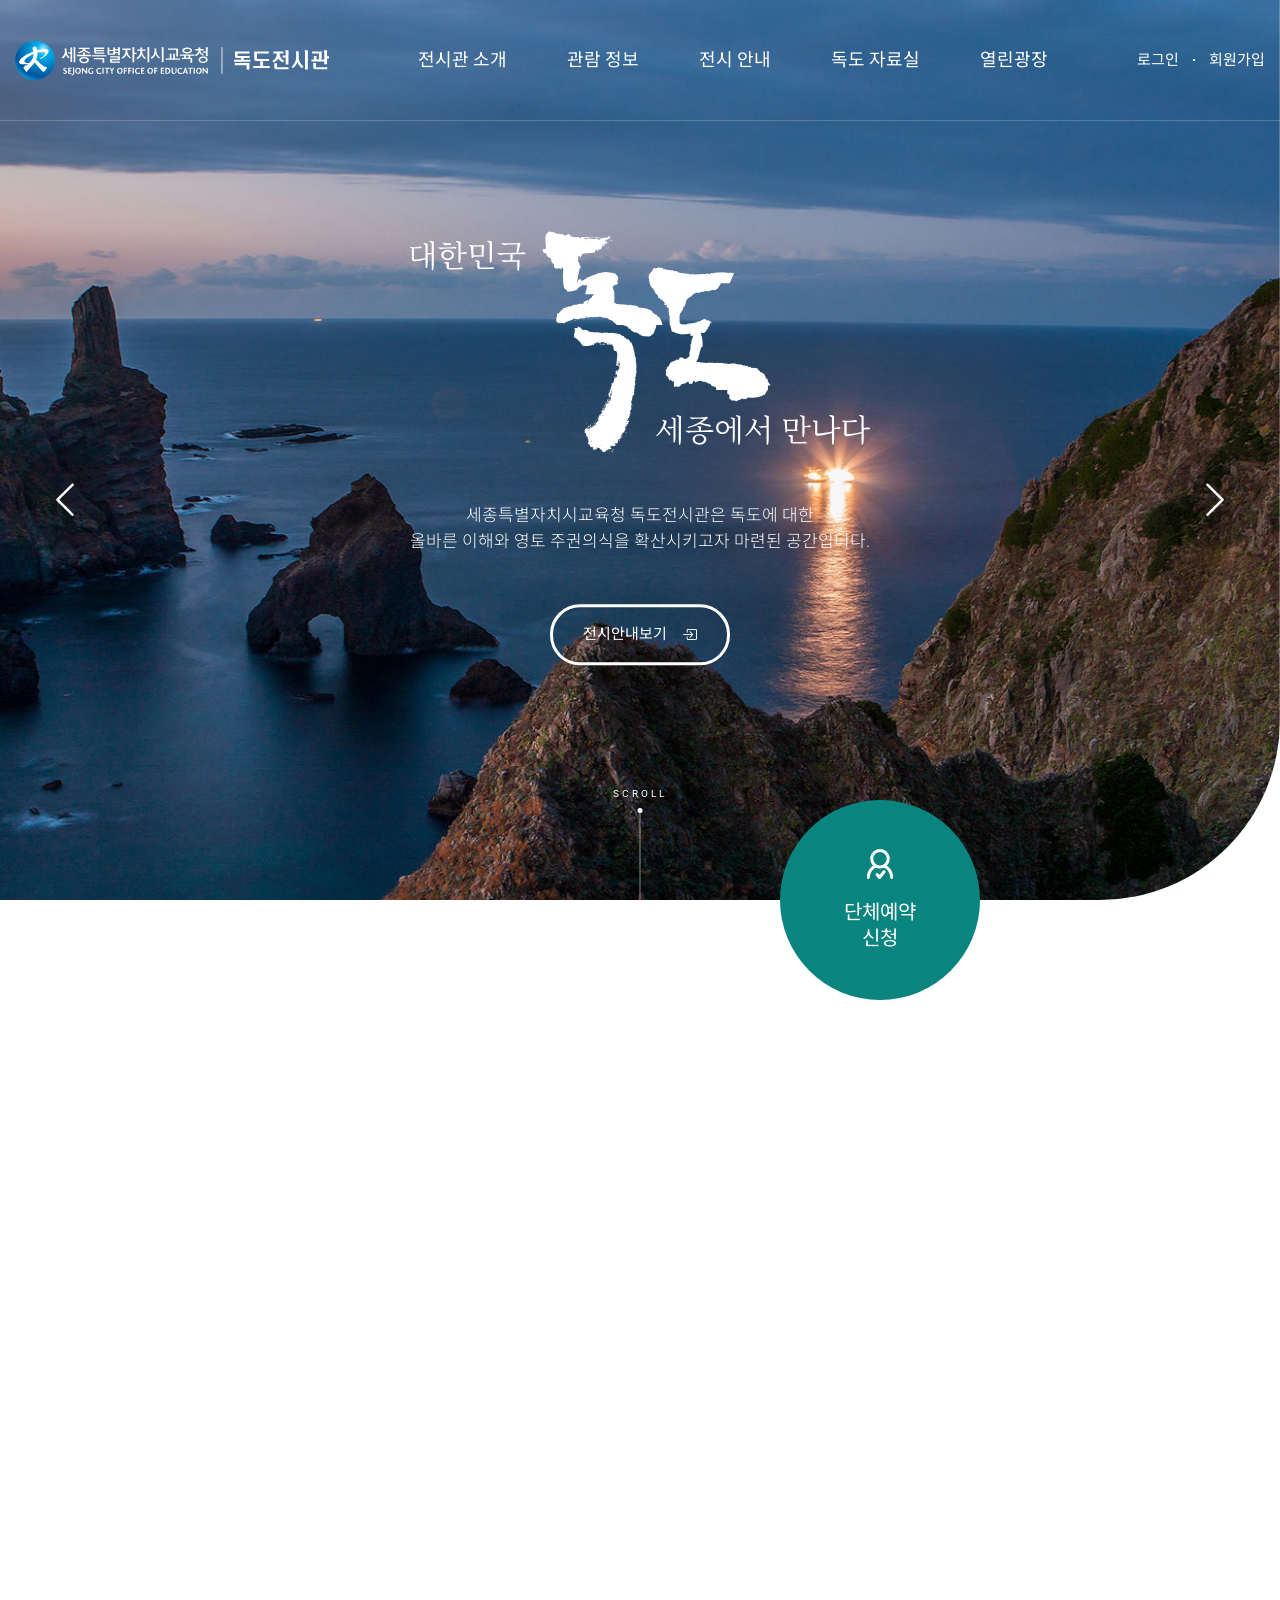
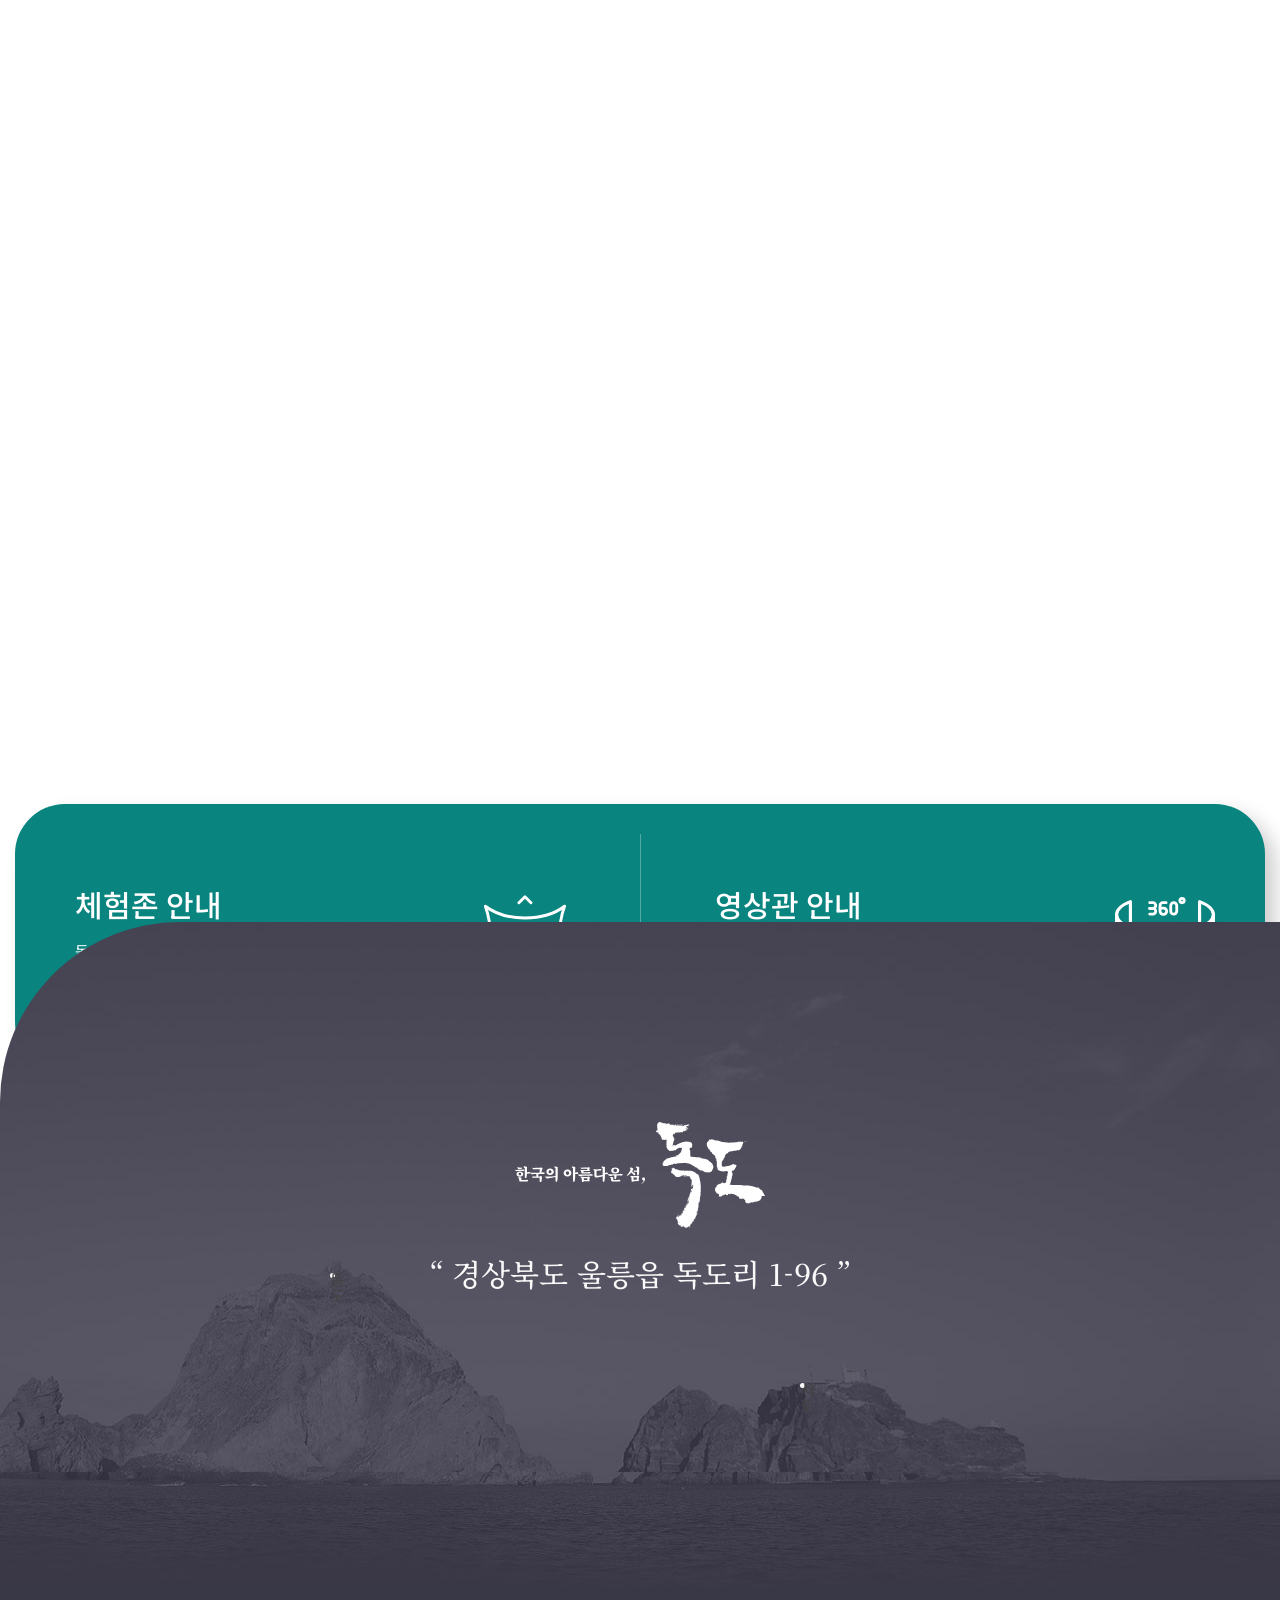
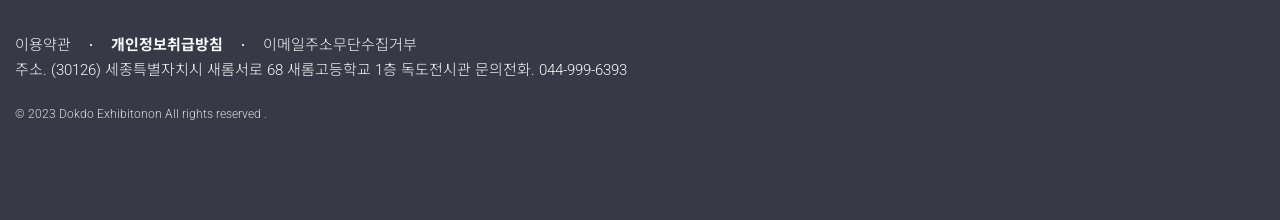
<file: index.html>
<!DOCTYPE html>
<html lang="ko">

<head>
    <meta charset="UTF-8">
    <meta name="viewport" content="width=device-width, initial-scale=1.0">
    <title>독도전시관</title>
    <link rel="stylesheet" href="./css/base.css">
    <link rel="stylesheet" href="https://cdn.jsdelivr.net/npm/swiper@9/swiper-bundle.min.css" />
    <link rel="stylesheet" href="./css/animate.min.css">
    <link rel="stylesheet" href="./css/style.css">

    <script src="./js/jquery-1.12.4.min.js"></script>
    <script src="https://cdn.jsdelivr.net/npm/swiper@9/swiper-bundle.min.js"></script>
    <script src="./js/custom.js"></script>
</head>

<body>
    <div class="wrap">
        <header class="header">
            <div class="inner header_wrap">
                <h1>
                    <a href="/">
                        <img src="./images/logo_simbol.svg" alt="독도">
                        <img src="./images/logo_tx.svg" alt="독도로고">
                    </a>
                </h1>
                <nav class="gnb">
                    <h2 class="blind">메뉴</h2>
                    <ul class="main_menu">
                        <li>
                            <a href="">전시관 소개</a>
                            <ul class="sub_menu">
                                <li><a href="">인사말</a></li>
                                <li><a href="">전시관 연혁</a></li>
                                <li><a href="">오시는 길</a></li>
                            </ul>
                        </li>
                        <li>
                            <a href="">관람 정보</a>
                            <ul class="sub_menu">
                                <li><a href="">관람안내</a></li>
                                <li><a href="">단체예약</a></li>
                                <li><a href="">예약안내 확인취소</a></li>
                            </ul>
                        </li>
                        <li>
                            <a href="">전시 안내</a>
                        </li>
                        <li>
                            <a href="">독도 자료실</a>
                            <ul class="sub_menu">
                                <li><a href="">독도현황</a></li>
                                <li><a href="">독도사진</a></li>
                                <li><a href="">교육자료실</a></li>
                            </ul>
                        </li>
                        <li>
                            <a href="">열린광장</a>
                            <ul class="sub_menu">
                                <li><a href="">공지사항</a></li>
                                <li><a href="">포토앨범</a></li>
                            </ul>
                        </li>
                    </ul>
                </nav>

                <div class="login_area">
                    <ul class="nember">
                        <li><a href="">로그인</a></li>
                        <li><a href="">회원가입</a></li>
                    </ul>
                </div>
            </div>
        </header>

        <main>


            <section class="main_visual">
                <h2 class="blind">메인 콘텐츠 소개</h2>
                <div class="main_slide swiper">
                    <div class="swiper-wrapper">
                        <div class="swiper-slide itm01 itm">
                            <div class="slide-image" data-swiper-parallax='45%'></div>
                            <div class="content">
                                <div class="img_box">
                                    <img src="./images/visual_tx.svg" alt="">
                                </div>
                                <p>독도에 대한 의미를 되새기는 특별한 공간,<br />
                                    독도의 삶과 역사를 잊지 않게 독도전시관이 앞장서겠습니다.
                                </p>
                                <a href="" class="btn wc">전시안내보기</a>
                            </div>
                        </div>
                        <div class="swiper-slide itm02 itm">
                            <div class="slide-image" data-swiper-parallax='45%'></div>
                            <div class="content">
                                <div class="img_box">
                                    <img src="./images/visual_tx.svg" alt="">
                                </div>
                                <p>세종특별자치시교육청 독도전시관은 독도에 대한<br /> 올바른 이해와 영토 주권의식을 확산시키고자 마련된 공간입니다.
                                </p>
                                <a href="" class="btn wc">전시안내보기</a>
                            </div>
                        </div>
                    </div>
                </div>

                <div class="arrows">
                    <i class="bi bi-chevron-left left"></i>
                    <i class="bi bi-chevron-right right"></i>
                </div>

                <div class="btn_cicle">
                    <a href="" class="case">
                        <span>단체예약<br /> 신청</span>
                    </a>
                </div>

                <div class="scroll">
                    <span>scroll</span>
                </div>

            </section>

            <section class="main_content section _se_">
                <h2 class="blind">메인 콘텐츠</h2>
                <div class="inner content">
                    <div class="left">
                        <h3>독도 바로알기</h3>
                        <p>
                            독도의 역사를 배우고, 자연을 체험하며 독도영토주권<br />
                            수호 의지를 다질 수 있는 소중한 시간이 되기를 바랍니다.
                        </p>
                        <a href="" class="btn mc">바로가기</a>
                    </div>
                    <div class="right">
                        <h3>관람안내</h3>
                        <div class="desc">
                            <i class="bi bi-telephone-outbound"></i>
                            <a href="tel:044-999-6393" class="tel">044-999-6393</a>
                            <a href="" class="btn2">관람 문의하기</a>
                        </div>

                        <ul class="list_dot list">
                            <li>
                                <strong>관람시간</strong>
                                <p>
                                    화요일-토요일 9:00 ~ 17:00<br />
                                    (점심시간 12:00~13:00, 입장마감 16:30)<br />
                                    <span>※ 관람시간은 학교 사정에 따라 변경될 수 있습니다.</span>
                                </p>
                            </li>
                            <li>
                                <strong>휴관안내</strong>
                                <p>일요일, 월요일 및 공휴일</p>
                            </li>
                            <li>
                                <strong class="ls2">위치</strong>
                                <p>세종특별자치시 새롬서로 68 새롬고등학교 1층</p>
                            </li>
                        </ul>
                    </div>
                </div>
            </section>

            <section class="main_notice section _se_">
                <div class="inner content">
                    <div class="left">
                        <h2>공지사항</h2>
                        <p>독도의 미래를 생각하는 공간으로<br />
                            앞으로도 지속적으로 활용되기를 바랍니다.</p>
                        <div class="arrows">
                            <i class="bi bi-chevron-left left"></i>
                            <i class="bi bi-chevron-right right"></i>
                        </div>
                    </div>
                    <div class="right_slide">
                        <div class="swiper notice_slide">
                            <div class="swiper-wrapper">
                                <div class="swiper-slide card">
                                    <a href="">
                                        <div class="img_box">
                                            <img src="./images/img_visual01.jpg" alt="">
                                        </div>
                                        <div class="new btn3">NEW</div>
                                        <strong>2023학년도 독도전시관 상반기</strong>
                                        <p class="desc">
                                            2023학년도 상반기 독도체험교실을 다음과 같이 실시합니다.
                                        </p>
                                    </a>
                                </div>
                                <div class="swiper-slide card">
                                    <a href="">
                                        <div class="img_box">
                                            <img src="./images/img_visual02.jpg" alt="">
                                        </div>
                                        <div class="new btn3">NEW</div>
                                        <strong>2023학년도 독도전시관 상반기</strong>
                                        <p class="desc">
                                            2023학년도 상반기 독도체험교실을 다음과 같이 실시합니다.
                                        </p>
                                    </a>
                                </div>
                                <div class="swiper-slide card">
                                    <a href="">
                                        <div class="img_box">
                                            <img src="./images/img_visual01.jpg" alt="">
                                        </div>
                                        <div class="new btn3">NEW</div>
                                        <strong>2023학년도 독도전시관 상반기</strong>
                                        <p class="desc">
                                            2023학년도 상반기 독도체험교실을 다음과 같이 실시합니다.
                                        </p>
                                    </a>
                                </div>
                                <div class="swiper-slide card">
                                    <a href="">
                                        <div class="img_box">
                                            <img src="./images/img_visual02.jpg" alt="">
                                        </div>
                                        <div class="new btn3">NEW</div>
                                        <strong>2023학년도 독도전시관 상반기</strong>
                                        <p class="desc">
                                            2023학년도 상반기 독도체험교실을 다음과 같이 실시합니다.
                                        </p>
                                    </a>
                                </div>
                            </div>
                        </div>
                    </div>
                </div>
            </section>

            <section class="main_banner _se_">
                <h2 class="blind">메인 배너</h2>
                <div class="inner">
                    <ul class="content">
                        <li>
                            <a href="">
                                <h3>체험존 안내</h3>
                                <p>독도체험관은 대한민국 동쪽 끝, <br />
                                    우리의 섬 독도를 만나는 체험 공간입니다.</p>
                                <strong></strong>
                            </a>
                        </li>
                        <li>
                            <a href="">
                                <h3>영상관 안내</h3>
                                <p>가상현실(VR)과 같은 최신 기법을 활용하여<br />
                                    실감형 콘텐츠 등을 적용한 독도 영상관입니다.</p>
                            </a>
                        </li>
                    </ul>
                </div>
            </section>
        </main>

        <footer class="footer">
            <div class="top">
                <div class="inner content">
                    <div class="img_box">
                        <img src="./images/img_logo2.svg" alt="">
                    </div>
                    <div class="txt">
                        <span>“ 경상북도 울릉읍 독도리 1-96 ”</span>
                    </div>
                    <div class="dots">
                        <span>동도</span>
                        <span>서도</span>
                    </div>
                </div>
            </div>
            <div class="bottom">
                <address class="inner content">
                    <ul class="customer">
                        <li><a href="">이용약관</a></li>
                        <li><a href=""><strong>개인정보취급방침</strong></a></li>
                        <li><a href="">이메일주소무단수집거부</a></li>
                    </ul>
                    <div class="adress">
                        주소. (30126) 세종특별자치시 새롬서로 68 새롬고등학교 1층 독도전시관
                        문의전화. 044-999-6393
                    </div>
                    <div class="copyright">
                        &copy; 2023 Dokdo Exhibitonon All rights reserved .
                    </div>
                </address>
            </div>
        </footer>

        <div class="mobile_btn">
            <i class="bi bi-list"></i>
        </div>
    </div>

</body>

</html>
</file>
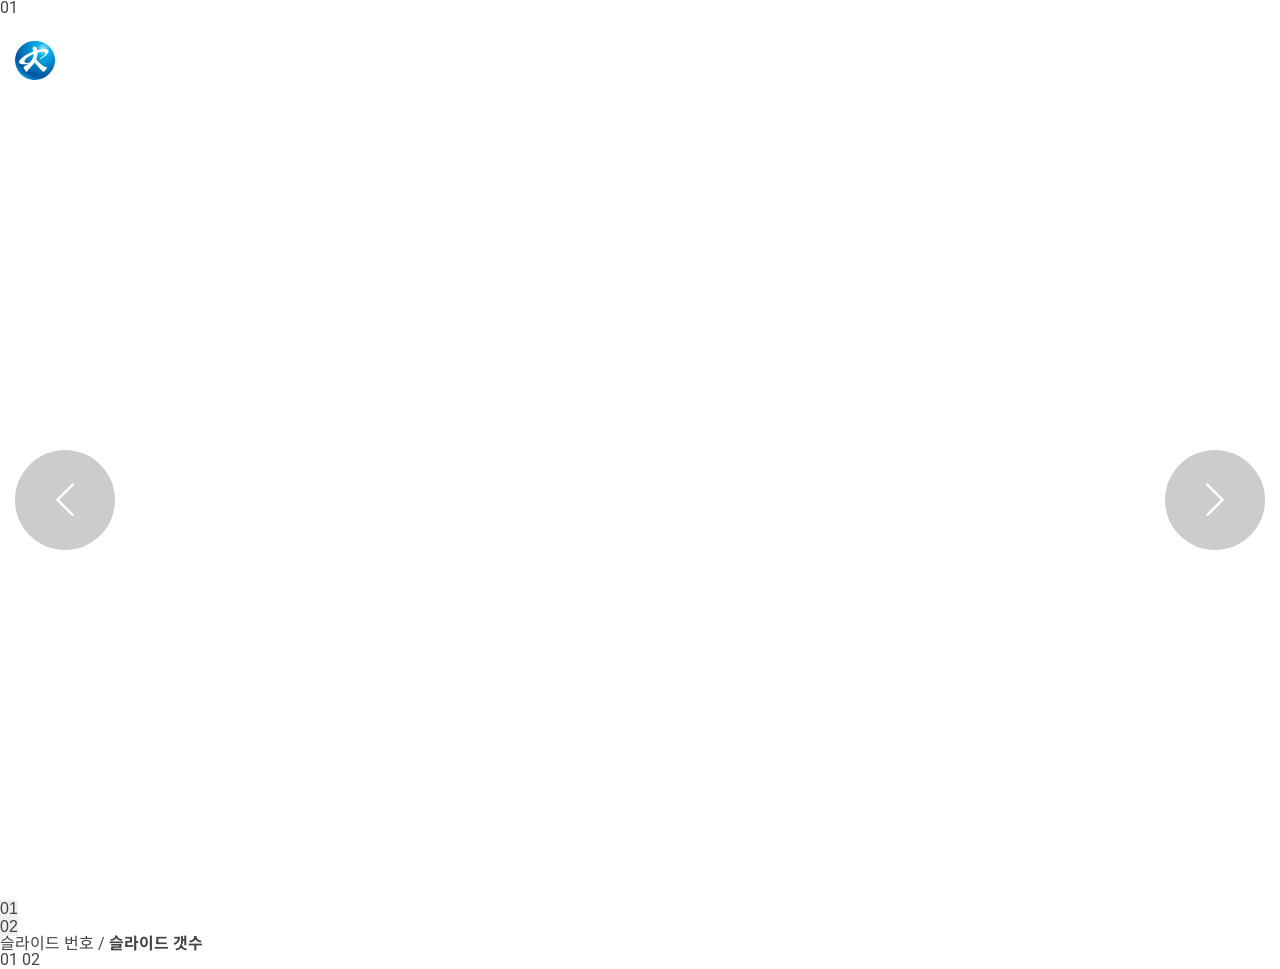
<file: index_b01.html>
<!DOCTYPE html>
<html lang="ko">

<head>
    <meta charset="UTF-8">
    <meta name="viewport" content="width=device-width, initial-scale=1.0">
    <title>독도전시관</title>
    <link rel="stylesheet" href="./css/base.css">
    <link rel="stylesheet" href="https://cdn.jsdelivr.net/npm/swiper@9/swiper-bundle.min.css" />
    <link rel="stylesheet" href="./css/style.css">

    <script src="./js/jquery-1.12.4.min.js"></script>
    <script src="https://cdn.jsdelivr.net/npm/swiper@9/swiper-bundle.min.js"></script>
    <script src="./js/custom.js"></script>
</head>

<body>
    <div class="wrap">
        <header class="header">
            <div class="inner header_wrap">
                <h1>
                    <a href="/">
                        <img src="./images/logo_simbol.svg" alt="">
                        <img src="./images/logo_tx.svg" alt="">
                    </a>
                </h1>
                <nav class="gnb">
                    <ul class="main_menu">
                        <li>
                            <a href="">전시관 소개</a>
                            <ul class="sub_menu">
                                <li><a href="">인사말</a></li>
                                <li><a href="">전시관 연혁</a></li>
                                <li><a href="">오시는 길</a></li>
                            </ul>
                        </li>
                        <li>
                            <a href="">관람 정보</a>
                            <ul class="sub_menu">
                                <li><a href="">관람안내</a></li>
                                <li><a href="">단체예약</a></li>
                                <li><a href="">예약안내 확인취소</a></li>
                            </ul>
                        </li>
                        <li>
                            <a href="">전시 안내</a>
                        </li>
                        <li>
                            <a href="">독도 자료실</a>
                            <ul class="sub_menu">
                                <li><a href="">독도현황</a></li>
                                <li><a href="">독도사진</a></li>
                                <li><a href="">교육자료실</a></li>
                            </ul>
                        </li>
                        <li>
                            <a href="">열린광장</a>
                            <ul class="sub_menu">
                                <li><a href="">공지사항</a></li>
                                <li><a href="">포토앨범</a></li>
                            </ul>
                        </li>
                    </ul>
                </nav>

                <div class="login_area">
                    <ul class="nember">
                        <li><a href="">로그인</a></li>
                        <li><a href="">회원가입</a></li>
                    </ul>
                </div>
            </div>
        </header>

        <main>


            <section class="main_visual">
                <div class="main_slide swiper">
                    <div class="swiper-wrapper">
                        <div class="swiper-slide itm01 itm">01</div>
                        <div class="swiper-slide itm02 itm">02</div>
                    </div>
                </div>

                <div class="arrows">
                    <i class="bi bi-chevron-left left"></i>
                    <i class="bi bi-chevron-right right"></i>
                </div>

                <ul class="slide_dots">
                    <li>
                        <button>01</button>
                    </li>
                    <li>
                        <button>02</button>
                    </li>
                </ul>

                <div class="num">
                    <span>슬라이드 번호</span> / <strong>슬라이드 갯수</strong>
                </div>

                <div class="cicle">
                    <span>01</span>
                    <span>02</span>
                </div>

            </section>


        </main>

        <footer class="footer">

        </footer>
    </div>
</body>

</html>
</file>
<file: css/base.css>
@charset "utf-8";
@import url('https://fonts.googleapis.com/css2?family=Noto+Sans+KR:wght@100;300;400;500;700;900&family=Noto+Serif+KR:wght@200;300;400;500;600;700;900&family=Roboto:wght@100;300;400;500;700;900&display=swap');
@import url("https://cdn.jsdelivr.net/npm/bootstrap-icons@1.10.5/font/bootstrap-icons.css");
/* 
 * base CSS Document
 */

/* reset */
body,
p,
div,
span,
h1,
h2,
h3,
h4,
h5,
h6,
ul,
ol,
li,
dl,
dt,
dd,
table,
th,
td,
form,
fieldset,
legend,
input,
textarea,
button,
select {
    margin: 0;
    padding: 0;
    box-sizing: border-box;
}

*::before,
*::after {
    box-sizing: border-box;
}

body,
input,
textarea,
button,
select {
    color: #444;
    font-weight: 400;
}


html {
    font-size: 6.25%;
}

body {
    font-size: 16rem;
    line-height: 1;
    font-family: 'Roboto', 'Noto Sans KR', '맑은 고딕', '돋움', Dotum, '굴림', Gulim, Sans-serif;
}

h1,
h2,
h3,
h4,
h5,
h6 {
    font-weight: inherit;
    font-size: inherit;
}

input,
textarea,
button,
select {
    font-size: 16px;
}

img,
fieldset,
button {
    border: 0;
}

textarea {
    overflow: auto;
}

input[type=submit],
input[type=button],
button {
    cursor: pointer;
}

img {
    vertical-align: top;
}

address,
em {
    font-style: normal;
}

table {
    border-spacing: 0;
    border-collapse: collapse;
}

table,
th,
td {
    border: none;
}

caption {
    overflow: hidden;
    line-height: 0;
    text-indent: -2000em;
}

legend,
.hidden {
    padding: 0;
    margin: 0;
    overflow: hidden !important;
    text-indent: 100%;
    white-space: nowrap;
    font-size: 0;
}

i {
    font-style: normal;
}

/* HTML5 display-role reset for older browsers */
article,
aside,
details,
figcaption,
figure,
footer,
header,
hgroup,
menu,
nav,
section,
address {
    display: block;
    box-sizing: border-box;
}

figure {
    padding: 0px;
    margin: 0px;
}

/* 링크 기본값 */
a {
    text-decoration: none;
    color: inherit;
}


/* 리스트 스타일 제거 */
ul,
ol,
li {
    list-style: none;
}

/* mobile */
body {
    -webkit-text-size-adjust: none;
    -moz-text-size-adjust: none;
    -ms-text-size-adjust: none;
}

/* hidden contents */
.skip,
.hidden {
    position: absolute;
    width: 1rem;
    height: 1rem;
    font-size: 0;
    line-height: 0;
    overflow: hidden;
    z-index: -1
}

.blind {
    position: absolute;
    width: 1px;
    height: 1px;
    margin: -1px;
    overflow: hidden;
    clip: rect(0);
}

.skip:focus {
    top: 0;
    left: 0;
    display: inline-block;
    width: auto;
    height: auto;
    padding: 0 30rem;
    font-size: 14rem;
    line-height: 40rem;
    color: #fff;
    background: #09847F;
    z-index: 10
}

#skip_navi {
    position: absolute;
    top: 0;
    height: 0rem;
    width: 100%;
    z-index: 999;
}

#skip_navi a {
    display: block;
    height: 1rem;
    width: 1rem;
    margin-bottom: -1rem;
    overflow: hidden;
    text-align: center;
    color: #fff;
    white-space: nowrap;
    font-size: 18rem
}

#skip_navi a:focus,
#skip_navi a:active {
    display: block;
    top: 0;
    width: 100%;
    height: 45rem;
    line-height: 45rem;
    padding: 10rem 0;
    background: #09847F;
}
</file>
<file: css/style.css>
:root {
    --mc: #09847F;
    --sc: #B4613D;
    --lc: #dddddd;
    --wc: #ffffff;
    --dc: #444444;
    --gc: #f9f9f9;
    /* var(--OO) */
}

.inner {
    max-width: 1440px;
    margin: 0 auto;
    padding: 0 15px;
}

.btn {
    display: inline-block;
    font-size: 15rem;
    padding: 20rem 30rem;
    border-radius: 30rem;
    overflow: hidden;
}

.btn2 {
    display: inline-block;
    font-size: 18rem;
    padding: 10rem 20rem;
    border-radius: 20rem;
    overflow: hidden;
    background: var(--dc);
    color: var(--wc);
}

.btn3 {
    display: inline-block;
    font-size: 14rem;
    padding: 5rem 10rem 4rem 10rem;
    border-radius: 10rem;
    overflow: hidden;
    color: var(--mc);
    border: 2px solid var(--mc);
}

.btn::after {
    content: "\f1be";
    font-family: bootstrap-icons;
    vertical-align: middle;
    margin: 0 0 0 15rem;
}


.btn.wc {
    color: var(--wc);
    border: 3px solid var(--wc);
}

.btn.wc::before {
    content: "";
    position: absolute;
    top: 0;
    left: 0;
    right: 0;
    height: 0;
    z-index: -1;
    background: var(--mc);
    transition: .5s;
}

.btn.wc:hover::before {
    top: auto;
    bottom: 0;
    height: 100%;
}

.btn.mc {
    color: var(--mc);
    border: 3px solid var(--mc);
}

.list_dot>* {
    position: relative;
    padding: 0 0 0 15rem;
}

.list_dot>*::before {
    content: "";
    position: absolute;
    top: 7rem;
    left: 0;
    width: 2rem;
    height: 2rem;
    background: var(--mc);
}


.section {
    padding: 100rem 0;
}

.section.gc {
    background: var(--gc);
}

.wrap {}

.header {
    position: fixed;
    top: 0;
    left: 0;
    right: 0;
    border-bottom: 1px solid rgba(255, 255, 255, 0.2);
    z-index: 9999;
    white-space: nowrap;
}

.header.on {
    background: var(--wc);
    border-bottom: 1px solid rgba(0, 0, 0, 0.3);
}

.header .header_wrap {
    display: flex;
    justify-content: space-between;
    align-items: center;
    height: 120rem;

    transition: height .5s;
}

.header.on .header_wrap {
    height: 80rem;
}

.header h1 {
    font-size: 0;
}

.header h1 img {
    height: 39rem;
}

.header.on h1 img:last-Child {
    filter: invert()
}




/* -------------------------------------- */

.gnb {}

.gnb .main_menu {
    display: flex;
}

.gnb .main_menu li {
    position: relative;
    padding: 0 30rem;
}

.gnb .main_menu a {
    display: block;
    color: var(--wc);
    font-size: 18rem;
    line-height: 120rem;
}

.header.on .gnb .main_menu a {
    color: var(--dc);
}

.gnb .main_menu .sub_menu {
    position: absolute;
    top: 100rem;
    left: 50%;
    transform: translate(-50%, 0);
    background: var(--wc);
    width: 180rem;
    text-align: center;

    padding: 15rem 0;
    border-radius: 20rem;
    border: 1px solid var(--lc);

    opacity: 0;
    visibility: hidden;
    transition: .5s;
}

.gnb .main_menu>li:hover .sub_menu {
    top: 100rem;
    opacity: 1;
    visibility: visible;
}

.header.on .gnb .main_menu>li:hover .sub_menu {
    top: 90rem;
}


.gnb .sub_menu li~li {
    border-top: 1px solid var(--lc);
}

.gnb .sub_menu a {
    display: block;
    color: var(--dc);
    font-size: 15rem;
    line-height: 40rem;
}


.login_area .nember {
    display: flex;
    gap: 30px;
}

.login_area .nember a {
    font-size: 15rem;
    color: var(--wc);
}

.header.on .login_area .nember a {
    color: var(--dc);
}

.login_area .nember li {
    position: relative;
}

.login_area .nember li~li::before {
    content: "";
    position: absolute;
    top: 50%;
    left: -15rem;
    width: 2px;
    height: 2px;
    transform: translate(-50%, -50%);
    background: var(--wc);
}

.header.on .login_area .nember li~li::before {
    background: var(--dc);
}

/* ------------------------------------------------------------- */

.main_visual {
    height: 100vh;
}

.main_slide {
    border-radius: 0 0 180rem 0;
    overflow: hidden;
}

.main_slide .itm {
    position: relative;
    overflow: hidden;
    height: 100vh;
}

.main_slide .itm .slide-image {
    position: absolute;
    inset: 0 0 0 0;
}

/* .swiper-wrapper {
    transition-timing-function: cubic-bezier(0.17,0.46,1,0.39);
}
 */

.main_slide .itm .content {
    position: absolute;
    top: 50%;
    left: 50%;
    transform: translate(-50%, -50%);
    z-index: 999;

    text-align: center;
}

.main_slide .itm .img_box {
    margin: 0 0 50rem 0;
}

.main_slide .itm p {
    color: var(--wc);
    margin: 0 0 50rem 0;
    text-align: center;
    font-size: 17rem;
    font-weight: 300;
    line-height: 26rem;
    transform: translate(-100rem, 0);
    opacity: 0;
    transition: .5s 1s;
}

.main_slide .itm.on p {
    opacity: 1;
    transform: translate(0, 0);
}

.main_slide .itm .btn {
    opacity: 0;
    transform: translate(-100%, 0);
    transition: .5s 1.5s;
}


.main_slide .itm.on .btn {
    opacity: 1;
    transform: translate(0, 0);
}


.main_slide .itm01 .slide-image {
    height: 100vh;
    background: url(../images/img_visual01.jpg) no-repeat center center/cover;
}

.main_slide .itm02 .slide-image {
    height: 100vh;
    background: url(../images/img_visual02.jpg) no-repeat center center/cover;
}

/* ---------------------------------------------- */

.main_visual .arrows {
    position: absolute;
    top: 50%;
    left: 50%;
    z-index: 999;
    transform: translate(-50%, -50%);
    max-width: 1600rem;
    width: 100%;

}

.main_visual .arrows i {
    position: absolute;
    top: 0;
    cursor: pointer;
    transition: .3s;
}

.main_visual .arrows .left {
    left: 15rem;
}

.main_visual:hover .arrows .left {
    transform: translate(30rem, 0);
}

.main_visual .arrows .right {
    right: 15rem;
}

.main_visual:hover .arrows .right {
    transform: translate(-30rem, 0);
}

.main_visual .arrows i::before {
    font-size: 40rem;
    color: var(--wc);
    padding: 30rem;
    background: rgba(0, 0, 0, 0.2);
    border-radius: 50%;
}

/* -------------------------------------------------- */

.main_visual .btn_cicle {
    position: absolute;
    bottom: -100rem;
    right: 300rem;
    z-index: 999;

    width: 200rem;
    height: 200rem;
}

.main_visual .btn_cicle .case {
    display: flex;
    flex-direction: column;
    justify-content: center;
    align-items: center;

    width: 200rem;
    height: 200rem;
    background: var(--mc);
    color: var(--wc);
    font-size: 20rem;
    border-radius: 50%;

    text-align: center;
    line-height: 26rem;
}

.main_visual .btn_cicle:hover .case {
    animation: headShake 1s infinite;
}

.main_visual .btn_cicle .case::before {
    content: "";
    display: block;
    width: 26rem;
    height: 30rem;
    background: url(../images/icon_apply.svg)no-repeat center center/cover;
    margin: 0 0 20rem 0;
}

.main_visual .scroll {
    position: absolute;
    bottom: 100rem;
    left: 50%;
    transform: translate(-50%, 0);
    z-index: 999;
}

.main_visual .scroll span {
    position: relative;
    color: #fff;
    font-size: 10rem;
    text-transform: uppercase;
    letter-spacing: 3rem;
}

.main_visual .scroll span::before {
    content: "";
    position: absolute;
    top: 20rem;
    left: 50%;
    width: 1rem;
    height: 100rem;
    background: rgba(255, 255, 255, 0.5);
    transform: translate(-50%, 0);
}

.main_visual .scroll span::after {
    content: "";
    position: absolute;
    top: 20rem;
    left: 50%;
    width: 5rem;
    height: 5rem;
    background: rgb(255, 255, 255);
    border-radius: 50%;
    transform: translate(-50%, 0);
    animation: circle 1.5s infinite cubic-bezier(1, .18, .49, 1.03);
}

@keyframes circle {
    0% {
        transform: translate(-50%, 0);

    }

    90% {
        outline: solid rgb(255, 255, 255);
    }

    100% {
        transform: translate(-50%, 90rem);
        outline: 20px solid rgb(213, 189, 175, 0);
    }
}

/* ---------------------------------------- */

.main_content {}

.main_content .content {
    display: grid;
    grid-template-columns: repeat(2, 1fr);
    gap: 30rem;
}

.main_content .content>* {
    padding: 80rem 60rem;
}

.main_content .content .left {
    position: relative;
    border-radius: 50rem;
    background: var(--gc);
}

.main_content .content .left::after {
    content: "";
    position: absolute;
    bottom: -20rem;
    right: 0;
    width: 400rem;
    height: 150rem;
    background: url(../images/img_logo2.svg) no-repeat right bottom;
    filter: invert();
}

.main_content .content h3 {
    font-size: 24rem;
    font-weight: 700;
    margin: 0 0 17rem 0;
}

.main_content .content .left {
    opacity: 0;
    transform: translate(0, 100rem);
    transition: .8s;
}

.main_content.on .content .left {
    opacity: 1;
    transform: translate(0, 0);
}

.main_content .content .left p {
    font-size: 15rem;
    font-weight: 300;
    line-height: 20rem;
    margin: 0 0 57rem 0;
}


.main_content .content .right {
    opacity: 0;
    transform: translate(0, 100rem);
    transition: .5s;
}

.main_content.on .content .right {
    opacity: 1;
    transform: translate(0, 0);
}

.main_content .content .right .desc {
    display: flex;
    justify-content: space-between;
    align-items: center;
    margin: 0 0 30rem 0;
    padding: 0 0 15rem 0;
    border-bottom: 1px dashed var(--lc);
}

.main_content .content .right .desc i {
    background: var(--gc);
    padding: 15rem 16rem;
    border-radius: 50%;
    font-size: 30rem;
}

.main_content .content .right .desc .tel {
    font-size: 40rem;
    font-weight: 700;
}

.main_content .content .list>* {
    display: grid;
    grid-template-columns: 100rem 1fr;
    margin: 0 0 20rem 0;
    line-height: 1.6;
}

.main_content .content .list .ls2 {
    letter-spacing: 30rem;
}

.main_content .content .list>*::before {
    top: 10rem;
}

/* ----------------------------------------------------*/

.main_notice {
    padding: 100rem 0;
}

.main_notice .content {
    opacity: 0;
    transform: translate(0, 100rem);
    transition: .8s;
}

.main_notice.on .content {
    opacity: 1;
    transform: translate(0, 0);
}

.main_notice h2 {
    font-size: 50rem;
    font-weight: 700;
    margin: 0 0 27rem 0;
}

.main_notice .arrows i {
    padding: 14rem 16rem;
    font-size: 25rem;
    background: var(--mc);
    color: var(--wc);
    border-radius: 50%;
    margin: 0 10rem 0 0;
    cursor: pointer;
}

.main_notice p {
    font-size: 15rem;
    font-weight: 300;
    line-height: 20rem;
    margin: 0 0 57rem 0;
}


.main_notice .content {
    display: grid;
    grid-template-columns: 1fr 2fr;
}

.main_notice .right_slide {
    position: relative;
    /* overflow: hidden; */
    min-width: 0;
}

.main_notice .right_slide::before {
    content: "";
    position: absolute;
    top: -20rem;
    left: -20rem;
    width: 150rem;
    height: 150rem;
    outline: 50rem solid var(--mc);
}

.main_notice img {
    width: 100%;
    height: 300rem;
    object-fit: cover;
}

.main_notice .card {
    padding: 15rem;
    background: var(--gc);
    border-radius: 10rem;
}

.main_notice .card .img_box {
    border-radius: 5rem;
    overflow: hidden;
    margin: 0 0 15rem 0;
}

.main_notice .card strong {
    display: block;
    margin: 10rem 0;
}


/* ----------------------------------------------------*/

.main_banner .content {
    position: relative;
    display: grid;
    grid-template-columns: repeat(2, 1fr);
    gap: 30rem;
    background: var(--mc);
    color: var(--wc);
    margin: 0 auto -50rem auto;

    border-radius: 50rem;
    box-shadow: 10rem 10rem 20rem rgba(0, 0, 0, 0.2);

    transition: .5s;
    transform: translate(0, 100rem);
}

.main_banner.on .content {
    transform: translate(0, 0);
}

.main_banner .content a {
    display: block;
    padding: 88rem 60rem;
}

.main_banner .content h3 {
    font-size: 30rem;
    font-weight: 500;
    margin: 0 0 20rem 0;
}

.main_banner .content p {
    font-size: 15rem;
    line-height: 21rem;
}

.main_banner .content li {
    position: relative;
}

.main_banner .content li a::after {
    content: "";
    position: absolute;
    right: 50rem;
    top: 50%;
    transform: translate(0, -50%);
    width: 100rem;
    height: 100rem;
    background: url(../images/icon_experience.svg) no-repeat center center;
}

.main_banner .content li:last-child a::after {
    background: url(../images/icon_theater.svg) no-repeat center center;
}


.main_banner .content li~Li::before {
    content: "";
    position: absolute;
    left: -15rem;
    top: 30rem;
    bottom: 30rem;
    width: 1px;
    background: rgba(255, 255, 255, 0.3);
}

/* ----------------------------------------------------*/


.footer {}

.footer .top {
    position: relative;
    border-radius: 180rem 0 0 0;
    overflow: hidden;
    background: #434250 url(../images/bg_banner.jpg) no-repeat center bottom;
    padding: 200rem 0 300rem 0;
}

.footer .top .content {
    text-align: center;
}

.footer .top .content .img_box {
    width: 250rem;
    margin: 0 auto 30rem auto;
}

.footer .txt {
    position: relative;
    font-size: 30rem;
    font-weight: 500;
    font-family: 'Noto Serif KR';
    color: var(--gc);
    text-align: center;
}

.footer .top .dots span {
    position: absolute;
    left: 50%;
    width: 5px;
    height: 5px;
    background: var(--gc);
    border-radius: 50%;
}

.footer .top .dots span:nth-child(1) {
    bottom: 310rem;
    margin: 0 0 0 -310rem;
}

.footer .top .dots span:nth-child(2) {
    bottom: 200rem;
    margin: 0 0 0 160rem;
}

.footer .bottom {
    padding: 50rem 0 100rem 0;
    background: #393846;
    color: var(--gc);
    font-size: 15rem;
    font-weight: 300;
}

.footer .bottom .customer {
    display: flex;
    gap: 40rem;
    margin: 0 0 10rem 0;
}

.footer .bottom .customer>* {
    position: relative;
}

.footer .bottom .customer li~li::before {
    content: "";
    position: absolute;
    left: -20rem;
    top: 50%;
    width: 2px;
    height: 2px;
    transform: translate(-50%, -50%);
    background: var(--lc);
}

.footer .bottom .adress {
    margin: 0 0 30rem 0;
}

.footer .bottom .copyright {
    font-size: 12rem;
    color: var(--lc);
}

.mobile_btn {
    display: none;
}

















@media (max-width:768px) {

    * {
        outline: 1px solid --tomato;
    }

    .section {
        padding: 50rem 0;
    }

    .section.gc {
        background: var(--gc);
    }

    .wrap {}

    .header {
        position: fixed;
        top: 0;
        left: 0;
        right: 0;
        border-bottom: 1px solid rgba(255, 255, 255, 0.2);
        z-index: 9999;

    }

    .header.on {
        background: var(--wc);
        border-bottom: 1px solid rgba(0, 0, 0, 0.3);
    }

    .header .header_wrap {
        display: flex;
        justify-content: space-between;
        align-items: center;
        height: 120rem;

        transition: height .5s;
    }

    .header.on .header_wrap {
        height: 120rem;
    }

    .header h1 {
        position: relative;
        z-index: 1000;
        font-size: 0;
    }

    .header h1 img {
        height: 39rem;
    }

    .header.on h1 img:last-Child {
        filter: invert(0)
    }

    /* -------------------------------------- */

    .gnb {
        position: fixed;
        top: 0;
        bottom: 0;
        right: -100%;
        width: 100%;
        background: var(--dc);
        border-left: 1px solid var(--lc);
        transition: 0.5s;
    }

    .gnb.on {
        right: 0;
    }

    .gnb .main_menu {
        display: flex;
        flex-direction: column;
        padding: 150rem 0 0 0;
    }

    .gnb .main_menu li {
        position: relative;
        padding: 0 30rem;
    }

    .gnb .main_menu a {
        display: block;
        color: var(--wc);
        font-size: 18rem;
        line-height: 40rem;
    }

    .header.on .gnb .main_menu a {
        color: var(--wc);
    }

    .gnb .main_menu .sub_menu {
        position: static;
        transform: translate(0, 0);
        background: var(--wc);
        width: auto;
        text-align: left;

        padding: 0;
        border-radius: 0;
        border: 0 solid var(--lc);

        opacity: 1;
        visibility: visible;

        transition: none;

        display: none;
    }

    .gnb .main_menu>li:hover .sub_menu {
        top: 100rem;
        opacity: 1;
        visibility: visible;
    }

    .header.on .gnb .main_menu>li:hover .sub_menu {
        top: 90rem;
    }


    .gnb .sub_menu li~li {
        border-top: 1px solid var(--lc);
    }

    .gnb .sub_menu a {
        display: block;
        color: var(--dc);
        font-size: 15rem;
        line-height: 40rem;
    }


    .login_area .nember {
        display: flex;
        gap: 30px;
    }

    .login_area .nember a {
        font-size: 15rem;
        color: var(--wc);
    }

    .header .login_area {
        display: none;
    }

    .header.on .login_area .nember a {
        color: var(--dc);
    }

    .login_area .nember li {
        position: relative;
    }

    .login_area .nember li~li::before {
        content: "";
        position: absolute;
        top: 50%;
        left: -15rem;
        width: 2px;
        height: 2px;
        transform: translate(-50%, -50%);
        background: var(--wc);
    }

    .header.on .login_area .nember li~li::before {
        background: var(--dc);
    }

    /* ------------------------------------------------------------- */

    .main_visual {
        height: 100vh;
    }

    .main_slide {
        border-radius: 0 0 180rem 0;
        overflow: hidden;
    }

    .main_slide .itm {
        position: relative;
        overflow: hidden;
        height: 100vh;
    }

    .main_slide .itm .slide-image {
        position: absolute;
        inset: 0 0 0 0;
    }

    /* .swiper-wrapper {
        transition-timing-function: cubic-bezier(0.17,0.46,1,0.39);
    }
     */

    .main_slide .itm .content {
        position: absolute;
        top: 50%;
        left: 50%;
        transform: translate(-50%, -50%);
        z-index: 999;

        width: 100%;
        padding: 0 30rem;

        text-align: center;
    }

    .main_slide .itm .img_box {
        margin: 0 0 50rem 0;
    }

    .main_slide .itm p {
        word-break: keep-all;
        color: var(--wc);
        margin: 0 0 50rem 0;
        text-align: center;
        font-size: 3vw;
        font-weight: 300;
        line-height: 1.4;
        transform: translate(-100rem, 0);
        opacity: 0;
        transition: .5s 1s;
    }

    .main_slide .itm.on p {
        opacity: 1;
        transform: translate(0, 0);
    }

    .main_slide .itm .btn {
        opacity: 0;
        transform: translate(-100%, 0);
        transition: .5s 1.5s;
    }


    .main_slide .itm.on .btn {
        opacity: 1;
        transform: translate(0, 0);
    }


    .main_slide .itm01 .slide-image {
        height: 100vh;
        background: url(../images/img_visual01.jpg) no-repeat center center/cover;
    }

    .main_slide .itm02 .slide-image {
        height: 100vh;
        background: url(../images/img_visual02.jpg) no-repeat center center/cover;
    }

    /* ---------------------------------------------- */

    .main_visual .arrows {
        position: absolute;
        top: calc(50% + 100rem);
        left: 50%;
        z-index: 999;
        transform: translate(-50%, -50%);
        max-width: 1600rem;
        width: 100%;

    }

    .main_visual .arrows i {
        position: absolute;
        top: 0;
        cursor: pointer;
        transition: .3s;
    }

    .main_visual .arrows .left {
        left: 0;
    }

    .main_visual:hover .arrows .left {
        transform: translate(30rem, 0);
    }

    .main_visual .arrows .right {
        right: 0;
    }

    .main_visual:hover .arrows .right {
        transform: translate(-30rem, 0);
    }

    .main_visual .arrows i::before {
        font-size: 20rem;
        color: var(--wc);
        padding: 10rem;
        background: rgba(0, 0, 0, 0.2);
        border-radius: 0;
    }

    /* -------------------------------------------------- */

    .main_visual .btn_cicle {
        position: absolute;
        bottom: -100rem;
        right: 30rem;
        z-index: 999;

        width: 200rem;
        height: 200rem;
    }

    .main_visual .btn_cicle .case {
        display: flex;
        flex-direction: column;
        justify-content: center;
        align-items: center;

        width: 200rem;
        height: 200rem;
        background: var(--mc);
        color: var(--wc);
        font-size: 20rem;
        border-radius: 50%;

        text-align: center;
        line-height: 26rem;
    }

    .main_visual .btn_cicle:hover .case {
        animation: flipInY 1s infinite;
    }

    .main_visual .btn_cicle .case::before {
        content: "";
        display: block;
        width: 26rem;
        height: 30rem;
        background: url(../images/icon_apply.svg)no-repeat center center/cover;
        margin: 0 0 20rem 0;
    }

    .main_visual .scroll {
        position: absolute;
        bottom: 100rem;
        left: 50%;
        transform: translate(-50%, 0);
        z-index: 999;
    }

    .main_visual .scroll span {
        position: relative;
        color: #fff;
        font-size: 10rem;
        text-transform: uppercase;
        letter-spacing: 3rem;
    }

    .main_visual .scroll span::before {
        content: "";
        position: absolute;
        top: 20rem;
        left: 50%;
        width: 1rem;
        height: 100rem;
        background: rgba(255, 255, 255, 0.5);
        transform: translate(-50%, 0);
    }

    .main_visual .scroll span::after {
        content: "";
        position: absolute;
        top: 20rem;
        left: 50%;
        width: 5rem;
        height: 5rem;
        background: rgb(255, 255, 255);
        border-radius: 50%;
        transform: translate(-50%, 0);
        animation: circle 1.5s infinite cubic-bezier(1, .18, .49, 1.03);
    }

    @keyframes circle {
        0% {
            transform: translate(-50%, 0);

        }

        90% {
            outline: solid rgb(255, 255, 255);
        }

        100% {
            transform: translate(-50%, 90rem);
            outline: 20px solid rgb(213, 189, 175, 0);
        }
    }

    /* ---------------------------------------- */

    .main_content {}

    .main_content .content {
        display: grid;
        grid-template-columns: repeat(1, 1fr);
        gap: 30rem;
    }

    .main_content .content>* {
        padding: 30rem 15rem 80rem;
    }

    .main_content .content .left {
        position: relative;
        border-radius: 10rem;
        background: var(--gc);
    }

    .main_content .content .left::after {
        content: "";
        position: absolute;
        bottom: -20rem;
        right: 0;
        width: 400rem;
        height: 150rem;
        background: url(../images/img_logo2.svg) no-repeat right bottom;
        filter: invert();
    }

    .main_content .content h3 {
        font-size: 24rem;
        font-weight: 700;
        margin: 0 0 17rem 0;
    }

    .main_content .content .left {
        opacity: 0;
        transform: translate(0, 100rem);
        transition: .8s;
    }

    .main_content.on .content .left {
        opacity: 1;
        transform: translate(0, 0);
    }

    .main_content .content .left p {
        font-size: 15rem;
        font-weight: 300;
        line-height: 20rem;
        margin: 0 0 57rem 0;
    }


    .main_content .content .right {
        order: -1;
        opacity: 0;
        transform: translate(0, 100rem);
        transition: .8s .5s;
    }

    .main_content.on .content .right {
        opacity: 1;
        transform: translate(0, 0);
    }

    .main_content .content .right .desc {
        display: flex;
        justify-content: space-between;
        align-items: center;
        margin: 0 0 30rem 0;
        padding: 0 0 15rem 0;
        border-bottom: 1px dashed var(--lc);
    }

    .main_content .content .right .desc i {
        background: var(--gc);
        padding: 15rem 16rem;
        border-radius: 50%;
        font-size: 30rem;
    }

    .main_content .content .right .desc .tel {
        font-size: 40rem;
        font-weight: 700;
    }

    .main_content .content .list>* {
        display: grid;
        grid-template-columns: 100rem 1fr;
        margin: 0 0 20rem 0;
        line-height: 1.6;
    }

    .main_content .content .list .ls2 {
        letter-spacing: 30rem;
    }

    .main_content .content .list>*::before {
        top: 10rem;
    }

    /* ----------------------------------------------------*/

    .main_notice {
        padding: 100rem 0;
    }

    .main_notice .content {
        opacity: 0;
        transform: translate(0, 100rem);
        transition: .8s;
    }

    .main_notice.on .content {
        opacity: 1;
        transform: translate(0, 0);
    }

    .main_notice h2 {
        font-size: 50rem;
        font-weight: 700;
        margin: 0 0 27rem 0;
    }

    .main_notice .arrows i {
        padding: 14rem 16rem;
        font-size: 25rem;
        background: var(--mc);
        color: var(--wc);
        border-radius: 50%;
        margin: 0 10rem 0 0;
        cursor: pointer;
    }

    .main_notice p {
        font-size: 15rem;
        font-weight: 300;
        line-height: 20rem;
        margin: 0 0 57rem 0;
    }

    .main_notice .content {
        display: grid;
        grid-template-columns: repeat(1, 1fr);
    }

    .main_notice .content>* {
        padding: 30rem 15rem 80rem;
    }

    .main_notice .right_slide {
        position: relative;
        padding: 30rem 0 80rem;
        /* overflow: hidden; */
        min-width: 0;
    }

    .main_notice .right_slide::before {
        display: none;
    }

    .main_notice img {
        width: 100%;
        height: 300rem;
        object-fit: cover;
    }

    .main_notice .card {
        padding: 15rem;
        background: var(--gc);
        border-radius: 10rem;
    }

    .main_notice .card .img_box {
        border-radius: 5rem;
        overflow: hidden;
        margin: 0 0 15rem 0;
    }

    .main_notice .card strong {
        display: block;
        margin: 10rem 0;
    }


    /* ----------------------------------------------------*/

    .main_banner .content {
        position: relative;
        z-index: 999;
        display: grid;
        grid-template-columns: repeat(1, 1fr);
        gap: 0;
        background: var(--mc);
        color: var(--wc);
        margin: 0 auto -80rem auto;

        border-radius: 10rem;
        box-shadow: 10rem 10rem 20rem rgba(0, 0, 0, 0.2);

        transition: .5s;
        transform: translate(0, 100rem);
    }

    .main_banner.on .content {
        transform: translate(0, 0);
    }

    .main_banner .content a {
        display: block;
        padding: 30rem 30rem;
    }

    .main_banner .content h3 {
        font-size: 30rem;
        font-weight: 500;
        margin: 0 0 20rem 0;
    }

    .main_banner .content p {
        font-size: 15rem;
        line-height: 21rem;
    }

    .main_banner .content li {
        position: relative;
    }

    .main_banner .content li a::after {
        content: "";
        position: absolute;
        right: 30rem;
        top: 30rem;
        transform: translate(0, 0);
        width: 50rem;
        height: 50rem;
        background: url(../images/icon_experience.svg) no-repeat center center;
    }

    .main_banner .content li:last-child a::after {
        background: url(../images/icon_theater.svg) no-repeat center center;
    }


    .main_banner .content li~Li::before {
        content: "";
        position: absolute;
        left: 15rem;
        right: 15rem;
        top: auto;
        bottom: auto;
        width: auto;
        height: 1px;
        background: rgba(255, 255, 255, 0.3);
    }

    /* ----------------------------------------------------*/


    .footer {}

    .footer .top {
        position: relative;
        border-radius: 30rem 30rem 0 0;
        overflow: hidden;
        background: #434250 url(../images/bg_banner.jpg) no-repeat center bottom;
        padding: 200rem 0 300rem 0;
    }

    .footer .top .content {
        text-align: center;
    }

    .footer .top .content .img_box {
        width: 250rem;
        margin: 0 auto 30rem auto;
    }

    .footer .top .content .txt {
        font-size: 30rem;
        font-weight: 500;
        font-family: 'Noto Serif KR';
        color: var(--gc);
    }

    .footer .top .dots span {
        position: absolute;
        left: 50%;
        width: 5px;
        height: 5px;
        background: var(--gc);
        border-radius: 50%;
    }

    .footer .top .dots span:nth-child(1) {
        bottom: 310rem;
        margin: 0 0 0 -310rem;
    }

    .footer .top .dots span:nth-child(2) {
        bottom: 200rem;
        margin: 0 0 0 160rem;
    }

    .footer .bottom {
        padding: 50rem 0 100rem 0;
        background: #393846;
        color: var(--gc);
        font-size: 15rem;
        font-weight: 300;
    }

    .footer .bottom .customer {
        display: flex;
        flex-direction: column;
        gap: 10rem;
        margin: 0 0 20rem 0;
    }

    .footer .bottom .customer>* {
        position: relative;
    }

    .footer .bottom .customer li~li::before {
        content: "";
        position: absolute;
        left: -20rem;
        top: 50%;
        width: 2px;
        height: 2px;
        transform: translate(-50%, -50%);
        background: var(--lc);
    }

    .footer .bottom .adress {
        margin: 0 0 30rem 0;
        line-height: 1.4;
    }

    .footer .bottom .copyright {
        font-size: 12rem;
        color: var(--lc);
    }

    .mobile_btn {
        display: block;

        position: fixed;
        top: 30rem;
        right: 30rem;
        z-index: 9999;

        font-size: 30rem;
        color: var(--mc);
        padding: 5px 7px;
        background: var(--gc);
    }
}
</file>
